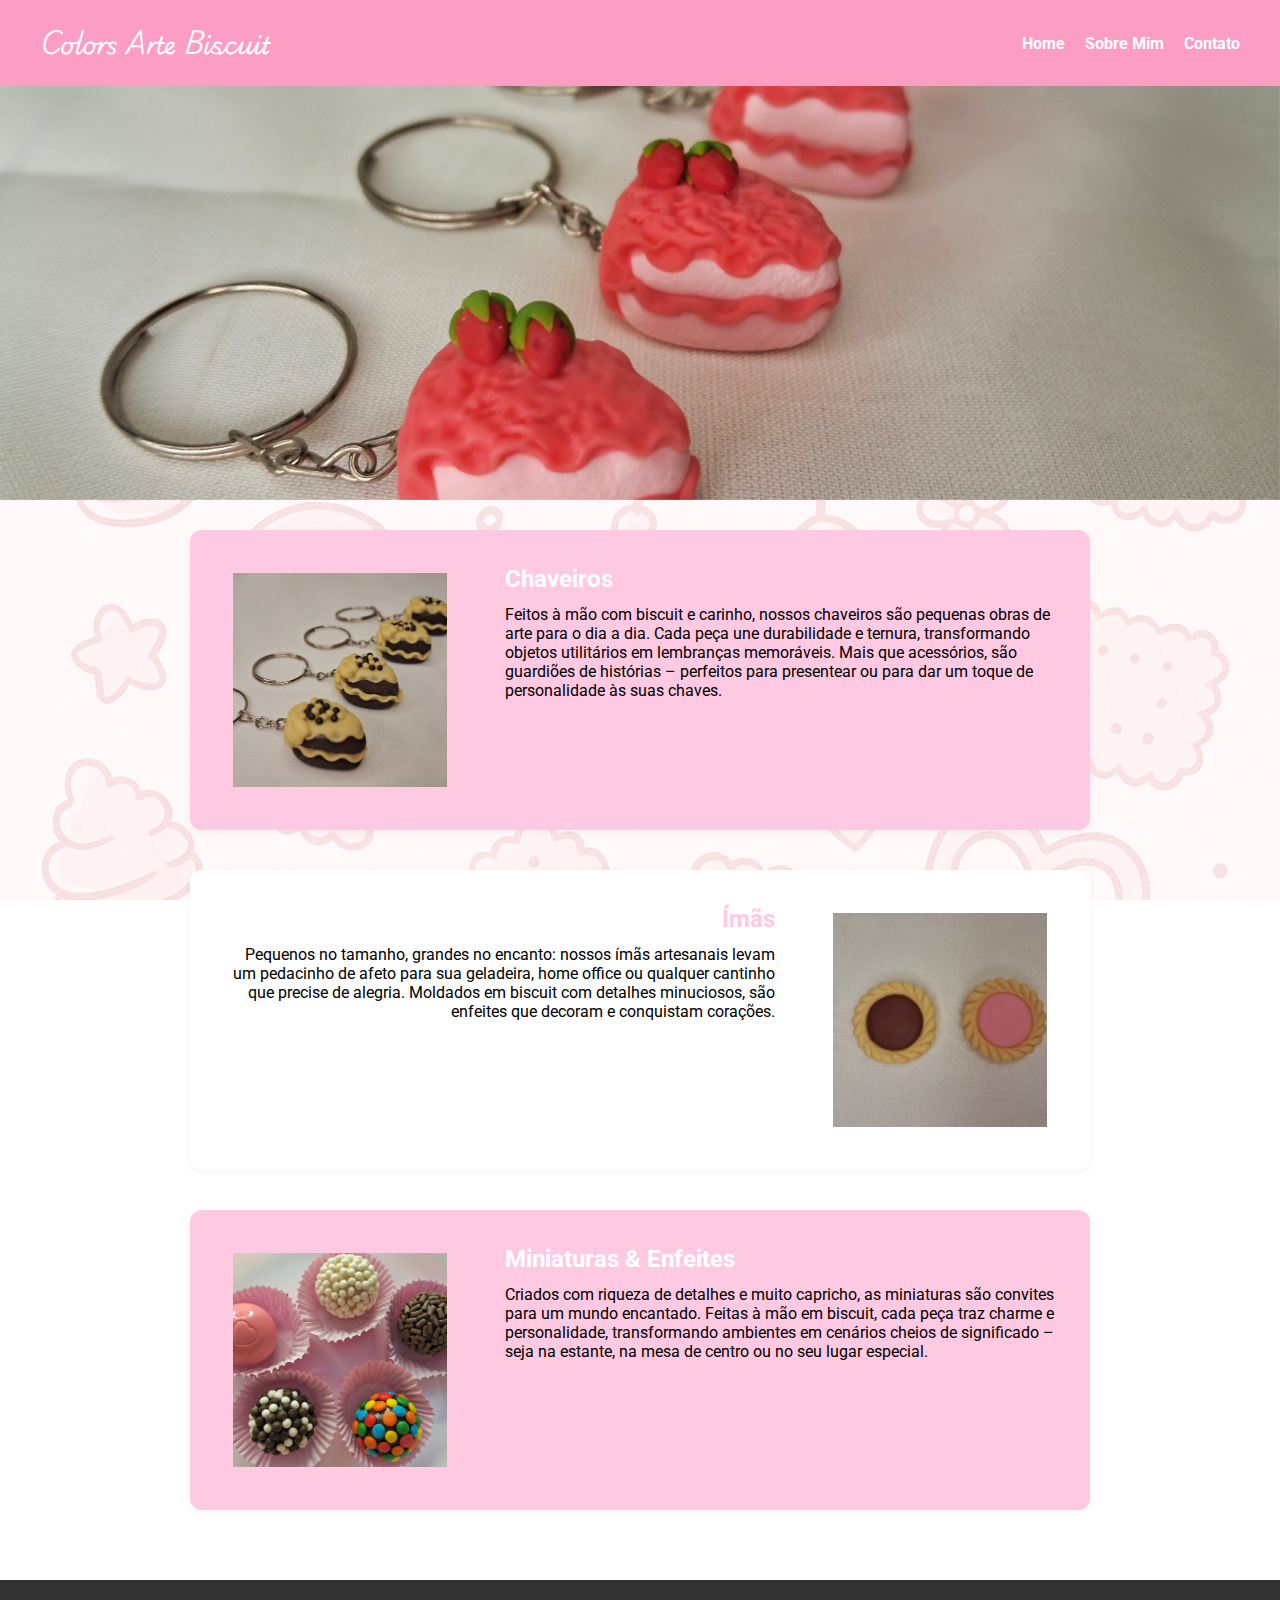
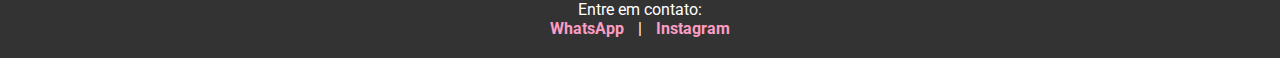
<file: index.html>
<!DOCTYPE html>
<html lang="pt-BR">
  <head>
    <meta charset="UTF-8" />
    <meta name="viewport" content="width=device-width, initial-scale=1.0" />
    <title>Colors Arte Biscuit</title>

    <link rel="preconnect" href="https://fonts.googleapis.com" />
    <link rel="preconnect" href="https://fonts.gstatic.com" crossorigin />
    <link
      href="https://fonts.googleapis.com/css2?family=Playwrite+AU+SA:wght@100..400&family=Roboto:ital,wght@0,100;0,300;0,400;0,500;0,700;0,900;1,100;1,300;1,400;1,500;1,700;1,900&display=swap"
      rel="stylesheet"
    />

    <link rel="stylesheet" href="css/base.css" />
    <link rel="stylesheet" href="css/index.css" />
    <link
      rel="stylesheet"
      href="https://unpkg.com/swiper/swiper-bundle.min.css"
    />
  </head>

  <body>
    <header>
      <div class="logo">Colors Arte Biscuit</div>
      <nav>
        <ul>
          <li><a href="index.html">Home</a></li>
          <li><a href="about.html">Sobre Mim</a></li>
          <li><a href="#contato">Contato</a></li>
        </ul>
      </nav>
    </header>

    <section id="home">
      <div class="swiper">
        <div class="swiper-wrapper">
          <div class="swiper-slide">
            <img src="img/chaveiro01.jpg" alt="Trabalho 1" />
          </div>
          <div class="swiper-slide">
            <img src="img/enfeite01.jpg" alt="Trabalho 2" />
          </div>
          <div class="swiper-slide">
            <img src="img/ima01.jpg" alt="Trabalho 3" />
          </div>
        </div>
      </div>
    </section>

    <section class="section">
      <div
        class="content zigzag"
        onclick="window.location.href='kchaingallery.html'"
      >
        <img src="img/chaveiro02.jpg" alt="Arte 1" />
        <div>
          <h2>Chaveiros</h2>
          <p>
            Feitos à mão com biscuit e carinho, nossos chaveiros são pequenas
            obras de arte para o dia a dia. Cada peça une durabilidade e
            ternura, transformando objetos utilitários em lembranças memoráveis.
            Mais que acessórios, são guardiões de histórias – perfeitos para
            presentear ou para dar um toque de personalidade às suas chaves.
          </p>
        </div>
      </div>

      <div
        class="content zigzag reverse"
        onclick="window.location.href='magnetgallery.html'"
      >
        <div>
          <h2>Ímãs</h2>
          <p>
            Pequenos no tamanho, grandes no encanto: nossos ímãs artesanais
            levam um pedacinho de afeto para sua geladeira, home office ou
            qualquer cantinho que precise de alegria. Moldados em biscuit com
            detalhes minuciosos, são enfeites que decoram e conquistam corações.
          </p>
        </div>
        <img src="img/ima02.jpg" alt="Arte 2" />
      </div>

      <div
        class="content zigzag"
        onclick="window.location.href='miniaturegallery.html'"
      >
        <img src="img/enfeite01.jpg" alt="Arte 3" />
        <div>
          <h2>Miniaturas & Enfeites</h2>
          <p>
            Criados com riqueza de detalhes e muito capricho, as miniaturas são
            convites para um mundo encantado. Feitas à mão em biscuit, cada peça
            traz charme e personalidade, transformando ambientes em cenários
            cheios de significado – seja na estante, na mesa de centro ou no seu
            lugar especial.
          </p>
        </div>
      </div>
    </section>

    <footer id="contato">
      <p>Entre em contato:</p>
      <a href="https://wa.me/SEUNUMERO" target="_blank">WhatsApp</a> |
      <a href="https://instagram.com/colorsartebiscuit" target="_blank">Instagram</a>
    </footer>

    <script src="https://unpkg.com/swiper/swiper-bundle.min.js"></script>
    <script>
      const swiper = new Swiper(".swiper", {
        loop: true,
        autoplay: {
          delay: 2500,
          disableOnInteraction: false,
        },
      });

      function scrollToTop(event) {
        event.preventDefault();
        window.scrollTo(0, 0);
      }
    </script>
  </body>
</html>
</file>
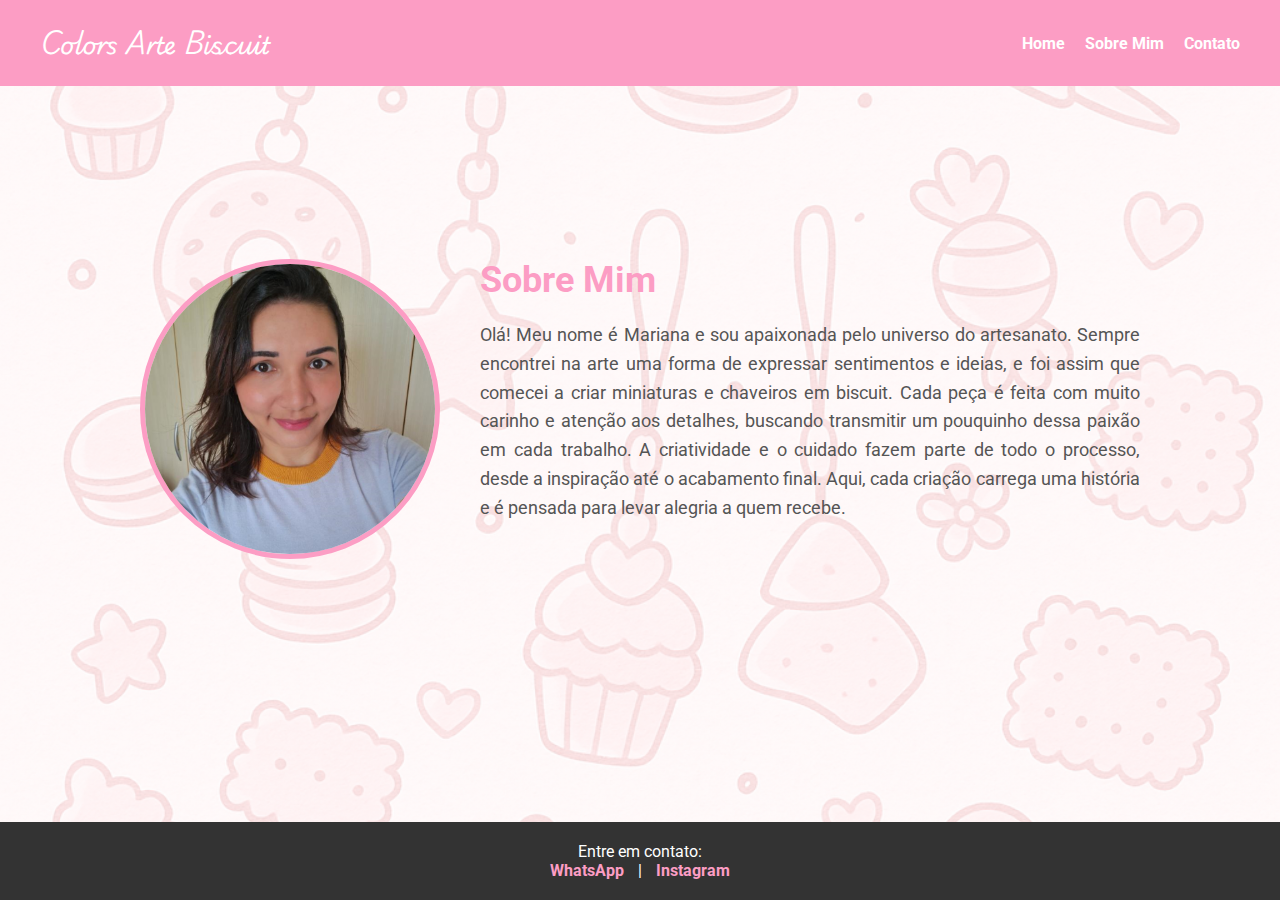
<file: about.html>
<!DOCTYPE html>
<html lang="pt-BR">
  <head>
    <meta charset="UTF-8" />
    <meta name="viewport" content="width=device-width, initial-scale=1.0" />
    <title>Sobre Mim - Colors Arte Biscuit</title>

    <link rel="preconnect" href="https://fonts.googleapis.com" />
    <link rel="preconnect" href="https://fonts.gstatic.com" crossorigin />
    <link
      href="https://fonts.googleapis.com/css2?family=Playwrite+AU+SA:wght@100..400&family=Roboto:ital,wght@0,100;0,300;0,400;0,500;0,700;0,900;1,100;1,300;1,400;1,500;1,700;1,900&display=swap"
      rel="stylesheet"
    />

    <link rel="stylesheet" href="css/base.css" />
    <link rel="stylesheet" href="css/about.css" />
  </head>

  <body>
    <header>
      <div class="logo">Colors Arte Biscuit</div>
      <nav>
        <ul>
          <li><a href="index.html#home">Home</a></li>
          <li><a href="about.html">Sobre Mim</a></li>
          <li><a href="#contato">Contato</a></li>
        </ul>
      </nav>
    </header>

    <main class="about-section">
      <div class="about-container">
        <div class="about-image">
          <img src="img/foto_perfil.png" alt="Foto da artista" />
        </div>
        <div class="about-text">
          <h1>Sobre Mim</h1>
          <p>
            Olá! Meu nome é Mariana e sou apaixonada pelo universo do
            artesanato. Sempre encontrei na arte uma forma de expressar
            sentimentos e ideias, e foi assim que comecei a criar miniaturas e
            chaveiros em biscuit. Cada peça é feita com muito carinho e atenção
            aos detalhes, buscando transmitir um pouquinho dessa paixão em cada
            trabalho. A criatividade e o cuidado fazem parte de todo o processo,
            desde a inspiração até o acabamento final. Aqui, cada criação
            carrega uma história e é pensada para levar alegria a quem recebe.
          </p>
          <p></p>
        </div>
      </div>
    </main>

    <footer id="contato">
      <p>Entre em contato:</p>
      <a href="https://wa.me/SEUNUMERO" target="_blank">WhatsApp</a> |
      <a href="https://instagram.com/SEUINSTAGRAM" target="_blank">Instagram</a>
    </footer>
  </body>
</html>
</file>
<file: css/base.css>
* {
  margin: 0;
  padding: 0;
  box-sizing: border-box;
}

html,
body {
  height: 100%;
}

body {
  font-family: "Roboto", sans-serif;
  font-optical-sizing: auto;
  font-weight: 400;
  font-style: normal;
  display: flex;
  flex-direction: column;
  background-image: linear-gradient(
      rgba(255, 255, 255, 0.7),
      rgba(255, 255, 255, 0.7)
    ),
    url("../img/fundo.png");
  background-size: cover;
  background-position: center;
  background-attachment: fixed;
}

main {
  flex: 1;
  padding: 50px 20px;
}

.logo {
  font-family: "Playwrite AU SA", cursive;
  font-optical-sizing: auto;
  font-weight: 400;
  font-style: normal;
}

header {
  background-color: #fc9dc4;
  padding: 20px 40px;
  display: flex;
  justify-content: space-between;
  align-items: center;
  width: 100%;
  position: fixed;
  top: 0;
  z-index: 1000;
}

header .logo {
  font-size: 24px;
  font-weight: bold;
  color: #fff;
}

header nav ul {
  list-style: none;
  display: flex;
}

header nav ul li {
  margin-left: 20px;
}

header nav ul li:first-child {
  margin-left: 0;
}

header nav ul li a {
  text-decoration: none;
  color: #fff;
  font-weight: bold;
  transition: color 0.3s;
}

a {
  text-decoration: none;
  color: #fff;
  font-weight: bold;
  transition: color 0.3s;
}

header nav ul li a:hover {
  color: #fff;
}

header nav ul li a:focus,
header nav ul li a:active {
  color: #fff;
}

footer {
  background-color: #333;
  color: #fff;
  text-align: center;
  padding: 20px;
  margin-top: auto;
}

footer a {
  color: #fc9dc4;
  margin: 0 10px;
  text-decoration: none;
}

footer a:hover {
  text-decoration: underline;
}

@media (max-width: 768px) {
  header nav ul {
    flex-direction: column;
    align-items: center;
  }
}
</file>
<file: css/about.css>
.about-section {
    padding: 50px 20px;
    display: flex;
    justify-content: center;
    align-items: center;
}

.about-container {
    display: flex !important;
    align-items: flex-start;
    max-width: 1000px;
    width: 100%;
    margin: 0 auto;
    gap: 40px;
}

.about-image img {
    width: 300px;
    height: 300px;
    object-fit: cover;
    border-radius: 50%;
    border: 5px solid #fc9dc4;
}

.about-text {
    flex: 1;
}

.about-text h1 {
    font-size: 36px;
    color: #fc9dc4;
    margin-bottom: 20px;
}

.about-text p {
    font-size: 18px;
    line-height: 1.6;
    color: #555;
    margin-bottom: 20px;
    text-align: justify;
}

@media (max-width: 768px) {
    .about-container {
        flex-direction: column;
        align-items: center;
        text-align: center;
    }

    .about-text {
        flex: unset;
    }
}
</file>
<file: css/index.css>
.swiper {
    width: 100%;
    height: 500px;
}

.swiper-slide img {
    width: 100%;
    height: 500px;
    object-fit: cover;
}

.section {
    padding: 30px 20px;
}

.content {
    display: flex;
    justify-content: center;
    margin: 0 auto 40px;
    max-width: 900px;
    padding: 25px;
    border-radius: 12px;
    overflow: hidden;
    transition: transform 0.3s ease, box-shadow 0.3s ease;
}

.zigzag {
    display: flex;
    align-items: flex-start;
    gap: 30px;
    width: 100%;
    cursor: pointer;
}

.zigzag:hover {
    transform: scale(1.02);
    box-shadow: 0 4px 12px rgba(0, 0, 0, 0.1);
}

.zigzag img {
    width: 250px;
    height: 250px;
    object-fit: cover;
    border-radius: 12px;
    border: 8px solid transparent;
    padding: 10px;
    border-image: url('https://www.w3schools.com/css/border.png') 30 stretch;
}

.zigzag div {
    flex: 1;
    min-width: 250px;
    padding: 10px;
    display: flex;
    flex-direction: column;
    gap: 12px;
}

.zigzag h2 {
    margin: 0;
    font-size: 1.5rem;
}

.zigzag.reverse {
    justify-content: flex-end;
}

.zigzag.reverse div {
    order: -1;
    text-align: right;
}

.content:nth-child(even) {
    background-color: #ffffff;
}

.content:nth-child(odd) {
    background-color: #ffc9e2;
}

.content:nth-child(odd) h2 {
    color: #ffffff;
}

.content:nth-child(even) h2 {
    color: #ffc9e2;
}

@media (max-width: 768px) {
    .content {
        max-width: 95%;
        padding: 20px;
        margin-bottom: 30px;
    }

    .zigzag, .zigzag.reverse {
        flex-direction: column;
        gap: 20px;
    }

    .zigzag.reverse div {
        order: initial;
        text-align: center;
    }

    .zigzag img {
        width: 200px;
        height: 200px;
        border: 6px solid transparent;
        padding: 8px;
    }

    .zigzag div {
        align-items: center;
        text-align: center;
        min-width: auto;
    }
}

.content {
    box-shadow: 0 2px 8px rgba(0, 0, 0, 0.05);
}
</file>
